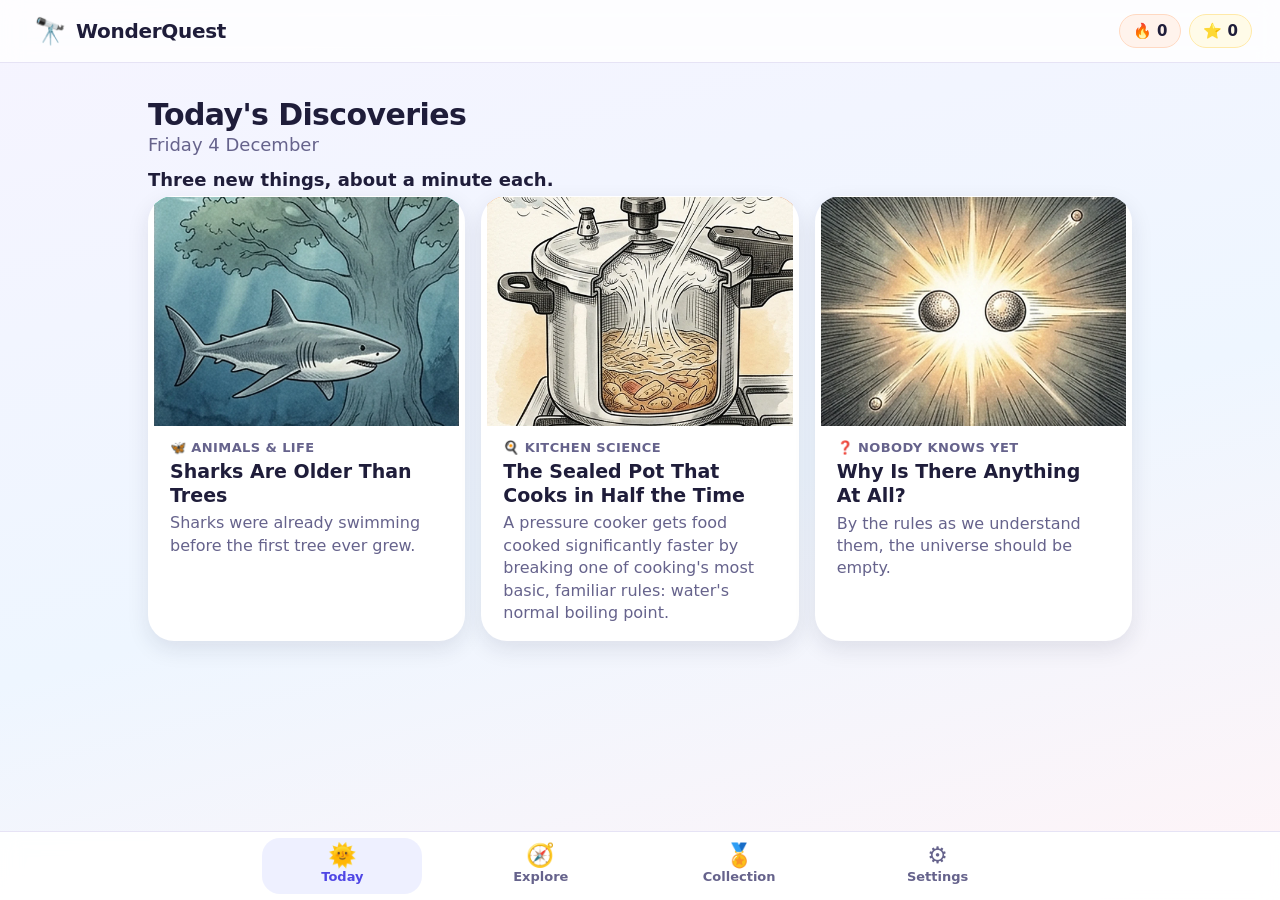
<file: index.html>
<!DOCTYPE html>
<html lang="en">
<head>
  <meta charset="UTF-8" />
  <meta name="viewport" content="width=device-width, initial-scale=1.0, maximum-scale=1.0, user-scalable=no, viewport-fit=cover" />
  <meta name="theme-color" content="#4f46e5" />
  <meta name="apple-mobile-web-app-capable" content="yes" />
  <meta name="mobile-web-app-capable" content="yes" />
  <meta name="apple-mobile-web-app-title" content="WonderQuest" />
  <link rel="manifest" href="manifest.json" />
  <link rel="apple-touch-icon" href="icons/icon.svg" />
  <link rel="icon" href="icons/icon.svg" type="image/svg+xml" />
  <title>WonderQuest 🔭 — Learn something new every day</title>
  <link rel="stylesheet" href="style.css" />
</head>
<body>

  <header class="topbar">
    <button class="brand" data-go="#/today" aria-label="Go to Today">
      <span class="brand-mark">🔭</span>
      <span class="brand-name">WonderQuest</span>
    </button>
    <div class="topbar-stats">
      <span class="chip chip-streak" id="chip-streak" title="Day streak">🔥 <b>0</b></span>
      <span class="chip chip-xp" id="chip-xp" title="Wonder points">⭐ <b>0</b></span>
    </div>
  </header>

  <main id="view" class="view" aria-live="polite"></main>

  <nav class="tabbar" role="navigation">
    <button class="tab" data-go="#/today"><span>🌞</span>Today</button>
    <button class="tab" data-go="#/explore"><span>🧭</span>Explore</button>
    <button class="tab" data-go="#/collection"><span>🏅</span>Collection</button>
    <button class="tab" data-go="#/settings"><span>⚙️</span>Settings</button>
  </nav>

  <script src="data.js"></script>
  <script src="progress.js"></script>
  <script src="ui.js"></script>
  <script src="daily.js"></script>
  <script src="article.js"></script>
  <script src="explore.js"></script>
  <script src="collection.js"></script>
  <script src="parent.js"></script>
  <script src="app.js"></script>
</body>
</html>
</file>
<file: style.css>
/* ===========================================================================
   WonderQuest — style.css
   Tablet-first, phone-friendly. No external fonts so it works fully offline.
   Big tap targets (min 56px), high contrast, calm background, loud cards.
   =========================================================================== */

:root {
  --bg-1: #f6f4ff;
  --bg-2: #eef6ff;
  --bg-3: #fff4f7;

  --ink:      #1f1d3a;
  --ink-soft: #66638c;
  --line:     #e6e3f5;
  --card:     #ffffff;

  --brand:    #4f46e5;
  --brand-2:  #7c3aed;
  --good:     #16a34a;
  --good-bg:  #dcfce7;
  --warn-bg:  #fef3c7;

  --r-sm: 12px;
  --r-md: 18px;
  --r-lg: 26px;

  --shadow:    0 8px 22px rgba(31,29,58,.10);
  --shadow-lg: 0 18px 40px rgba(31,29,58,.16);

  --font: system-ui, -apple-system, "Segoe UI", "Trebuchet MS", sans-serif;
  --tap: 56px;

  --fs-body: 18px;
  --fs-title: 30px;
}

body[data-text="large"] { --fs-body: 21px; --fs-title: 34px; }
body[data-text="huge"]  { --fs-body: 24px; --fs-title: 38px; }

* { box-sizing: border-box; -webkit-tap-highlight-color: transparent; }

/* `display: grid` on .cat-grid would otherwise beat the browser's default
   [hidden] rule, leaving the category grid on screen during a search. */
[hidden] { display: none !important; }

html, body {
  margin: 0; padding: 0; min-height: 100%;
  font-family: var(--font);
  font-size: var(--fs-body);
  color: var(--ink);
  background: linear-gradient(165deg, var(--bg-1), var(--bg-2) 55%, var(--bg-3));
  background-attachment: fixed;
  -webkit-text-size-adjust: 100%;
}

button, input { font-family: inherit; font-size: inherit; color: inherit; }
button { cursor: pointer; border: 0; background: none; }

/* ─ Top bar ───────────────────────────────────────────────────────────── */
.topbar {
  position: sticky; top: 0; z-index: 20;
  display: flex; align-items: center; justify-content: space-between;
  gap: 12px; padding: 10px clamp(14px, 3vw, 28px);
  background: rgba(255,255,255,.82);
  backdrop-filter: blur(10px);
  border-bottom: 1px solid var(--line);
  padding-top: calc(10px + env(safe-area-inset-top));
}
.brand { display: flex; align-items: center; gap: 10px; padding: 6px; }
.brand-mark { font-size: 26px; }
.brand-name { font-weight: 800; letter-spacing: -.3px; font-size: 20px; }
.topbar-stats { display: flex; gap: 8px; }
.chip {
  padding: 7px 13px; border-radius: 999px; font-size: 15px; font-weight: 700;
  background: #fff; border: 1px solid var(--line); white-space: nowrap;
}
.chip-streak { background: #fff3ec; border-color: #ffd9c2; }
.chip-xp     { background: #fffbe8; border-color: #ffe9a8; }

/* ─ Layout ────────────────────────────────────────────────────────────── */
.view {
  max-width: 1040px; margin: 0 auto;
  padding: clamp(16px, 3vw, 30px) clamp(14px, 3vw, 28px) 120px;
}
.screen-title { font-size: var(--fs-title); margin: 4px 0 2px; letter-spacing: -.6px; }
.screen-sub   { margin: 0 0 14px; color: var(--ink-soft); }
.today-note   { margin: 0 0 6px; font-weight: 600; }
.streak-line  { margin: 0 0 14px; color: #d2691e; font-weight: 700; }
.muted { color: var(--ink-soft); }
.small { font-size: 15px; }
.loading { padding: 40px 0; text-align: center; color: var(--ink-soft); }

/* ─ Cards ─────────────────────────────────────────────────────────────── */
.today-cards { display: grid; gap: 16px; grid-template-columns: 1fr; }
@media (min-width: 760px) { .today-cards { grid-template-columns: repeat(3, 1fr); } }

.list { display: grid; gap: 12px; grid-template-columns: 1fr; margin-top: 12px; }
@media (min-width: 700px) { .list { grid-template-columns: 1fr 1fr; } }

.card {
  display: flex; text-align: left; width: 100%;
  background: var(--card); border-radius: var(--r-lg);
  box-shadow: var(--shadow); overflow: hidden;
  transition: transform .12s ease, box-shadow .12s ease;
}
.card:active { transform: scale(.985); box-shadow: var(--shadow-lg); }
.card-big   { flex-direction: column; }
.card-small { flex-direction: row; align-items: stretch; }
.card.is-read { opacity: .72; }

.card-art {
  position: relative; display: grid; place-items: center;
  background: linear-gradient(140deg, var(--c1), var(--c2));
  overflow: hidden;
}
/* 4:3 rather than a wider band: illustrations are authored as squares, and a
   4:3 crop keeps 75% of the artwork where 16:9 would throw away 44% of it. */
.card-big .card-art   { aspect-ratio: 4 / 3; width: 100%; }
.card-small .card-art { width: 104px; flex: 0 0 104px; }
.card-emoji { font-size: 54px; filter: drop-shadow(0 4px 8px rgba(0,0,0,.22)); }
.card-small .card-emoji { font-size: 38px; }
/* Absolute, not width/height:100% — in a grid box sized by aspect-ratio the
   percentage height does not resolve, so the image kept its square shape and
   was clipped from the bottom instead of being cropped evenly. */
.card-img { position: absolute; inset: 0; width: 100%; height: 100%; object-fit: cover; display: block; }
.card-tick {
  position: absolute; top: 8px; right: 8px;
  width: 30px; height: 30px; border-radius: 50%;
  background: rgba(255,255,255,.94); color: var(--good);
  display: grid; place-items: center; font-weight: 900; font-size: 17px;
}

.card-body { display: flex; flex-direction: column; gap: 5px; padding: 14px 16px 16px; }
.card-cat   { font-size: 13px; font-weight: 700; color: var(--ink-soft); text-transform: uppercase; letter-spacing: .4px; }
.level-dots { display: inline-flex; gap: 3px; margin-left: 6px; vertical-align: middle; }
.level-dots i { width: 5px; height: 5px; border-radius: 50%; background: var(--line); }
.level-dots i.on { background: var(--ink-soft); }
.card-title { font-size: 19px; font-weight: 800; line-height: 1.25; }
.card-hook  { color: var(--ink-soft); line-height: 1.4; font-size: 16px; }

/* ─ Categories ────────────────────────────────────────────────────────── */
.cat-grid { display: grid; gap: 14px; grid-template-columns: 1fr; margin-top: 18px; }
@media (min-width: 700px) { .cat-grid { grid-template-columns: 1fr 1fr; } }
.cat {
  display: flex; flex-direction: column; gap: 4px; text-align: left;
  padding: 18px 20px; border-radius: var(--r-lg); color: #fff;
  background: linear-gradient(135deg, var(--c1), var(--c2));
  box-shadow: var(--shadow); min-height: var(--tap);
}
.cat:active { transform: scale(.99); }
.cat-emoji { font-size: 30px; }
.cat-name  { font-size: 21px; font-weight: 800; }
.cat-blurb { opacity: .92; font-size: 16px; }
.cat-count { margin-top: 6px; font-size: 14px; font-weight: 700; opacity: .9; }

/* ─ Search ────────────────────────────────────────────────────────────── */
.searchbar { margin: 6px 0 4px; }
.searchbar input {
  width: 100%; min-height: var(--tap); padding: 0 18px;
  border-radius: 999px; border: 2px solid var(--line); background: #fff;
  outline: none;
}
.searchbar input:focus { border-color: var(--brand); }
.result-count { color: var(--ink-soft); margin: 14px 0 0; font-size: 15px; }

/* ─ Article ───────────────────────────────────────────────────────────── */
.back {
  min-height: 44px; padding: 8px 14px; margin-bottom: 8px;
  border-radius: 999px; background: #fff; border: 1px solid var(--line);
  font-weight: 700; color: var(--ink-soft);
}
.article { max-width: 720px; margin: 0 auto; }
.hero {
  position: relative;
  border-radius: var(--r-lg); aspect-ratio: 4 / 3;
  /* capped so the article still starts within the first screen on a tablet */
  max-height: 46vh;
  background: linear-gradient(140deg, var(--c1), var(--c2));
  display: grid; place-items: center; box-shadow: var(--shadow);
  overflow: hidden;
}
.hero-emoji { font-size: clamp(64px, 14vw, 110px); filter: drop-shadow(0 6px 12px rgba(0,0,0,.25)); }
.hero-img { position: absolute; inset: 0; width: 100%; height: 100%; object-fit: cover; }

.art-cat { margin: 16px 0 0; font-size: 13px; font-weight: 700; color: var(--ink-soft); text-transform: uppercase; letter-spacing: .4px; }
.art-title { font-size: var(--fs-title); margin: 4px 0 12px; line-height: 1.15; letter-spacing: -.6px; }
.art-hook  { font-size: 1.18em; font-weight: 700; line-height: 1.45; margin: 0 0 14px; }
.art-story { line-height: 1.65; margin: 0 0 18px; }
.art-wow {
  background: var(--warn-bg); border-radius: var(--r-md);
  padding: 14px 16px; line-height: 1.5; margin: 0;
}
.wow-tag {
  display: inline-block; margin-right: 8px; padding: 2px 9px;
  border-radius: 999px; background: #b45309; color: #fff;
  font-size: 12px; font-weight: 800; letter-spacing: .6px; vertical-align: 2px;
}

/* ─ Extra sections: how we found out · still a mystery ────────────────── */
.art-extra {
  margin-top: 22px; padding: 18px 20px;
  background: #fff; border-radius: var(--r-lg);
  border-left: 6px solid var(--brand);
  box-shadow: var(--shadow);
}
.art-extra + .art-extra { border-left-color: #0ea5a4; }
.extra-head {
  display: flex; align-items: center; gap: 9px;
  margin: 0 0 10px; font-size: 17px; letter-spacing: -.2px;
}
.extra-head span { font-size: 20px; }
.art-extra .art-story { margin: 0; }
.art-extra .art-story + .art-story { margin-top: 12px; }

/* ─ Quiz ──────────────────────────────────────────────────────────────── */
.quiz { margin-top: 26px; background: #fff; border-radius: var(--r-lg); padding: 20px; box-shadow: var(--shadow); }
.quiz-step { margin: 0; font-size: 13px; font-weight: 700; color: var(--ink-soft); text-transform: uppercase; letter-spacing: .4px; }
.quiz-q { font-size: 1.1em; font-weight: 700; margin: 6px 0 16px; line-height: 1.4; }
.quiz-answers { display: grid; gap: 10px; }
.answer {
  min-height: var(--tap); padding: 12px 18px; text-align: left;
  border-radius: var(--r-md); border: 2px solid var(--line); background: #fff;
  font-weight: 600; line-height: 1.35;
}
.answer:active { transform: scale(.99); }
.answer:disabled { opacity: 1; }
.answer.is-right { border-color: var(--good); background: var(--good-bg); }
.answer.is-wrong { border-color: #f0a5a5; background: #fff1f1; }
.quiz-note { margin: 14px 0 0; font-weight: 700; }
.quiz-note.good { color: var(--good); }
.quiz-note.soft { color: var(--ink-soft); }

.done { text-align: center; }
.done-emoji { font-size: 52px; margin: 0; }
.done h3 { margin: 6px 0; font-size: 24px; }
.done-line { margin: 0; color: var(--ink-soft); }
.done-streak { margin: 8px 0 0; font-weight: 800; color: #d2691e; }
.done-actions { display: flex; gap: 10px; justify-content: center; flex-wrap: wrap; margin-top: 18px; }

/* ─ Buttons & panels ──────────────────────────────────────────────────── */
.btn {
  min-height: var(--tap); padding: 12px 22px; border-radius: 999px;
  background: #fff; border: 2px solid var(--line); font-weight: 700;
}
.btn-primary { background: var(--brand); border-color: var(--brand); color: #fff; }
.btn:active { transform: scale(.98); }
.row { display: flex; gap: 10px; flex-wrap: wrap; }
.file-btn { display: inline-flex; align-items: center; }

.panel { background: #fff; border-radius: var(--r-lg); padding: 18px 20px; box-shadow: var(--shadow); margin-bottom: 14px; }
.panel h3 { margin: 0 0 10px; font-size: 18px; }
.seg { display: flex; gap: 8px; flex-wrap: wrap; }
.seg-btn { min-height: var(--tap); padding: 10px 20px; border-radius: 999px; border: 2px solid var(--line); background: #fff; font-weight: 700; }
.seg-btn.on { background: var(--brand); border-color: var(--brand); color: #fff; }
.version { text-align: center; color: var(--ink-soft); font-size: 14px; margin-top: 20px; }

/* ─ Collection ────────────────────────────────────────────────────────── */
.levelbar { background: #fff; border-radius: var(--r-lg); padding: 16px 20px; box-shadow: var(--shadow); margin-bottom: 16px; }
.level-top { display: flex; justify-content: space-between; font-size: 17px; margin-bottom: 8px; }
.level-track { height: 14px; border-radius: 999px; background: var(--line); overflow: hidden; }
.level-track i { display: block; height: 100%; background: linear-gradient(90deg, var(--brand), var(--brand-2)); }
.level-note { margin: 8px 0 0; color: var(--ink-soft); font-size: 14px; }

.badges { display: flex; gap: 10px; flex-wrap: wrap; margin-bottom: 20px; }
.badge {
  display: flex; align-items: center; gap: 8px;
  padding: 10px 15px; border-radius: 999px; background: #fff;
  border: 1px solid var(--line); font-size: 14px; font-weight: 700;
  opacity: .42; filter: grayscale(1);
}
.badge.on { opacity: 1; filter: none; box-shadow: var(--shadow); }
.badge span { font-size: 20px; }

.shelf { margin-bottom: 22px; }
.shelf-head { display: flex; align-items: baseline; justify-content: space-between; }
.shelf-head h3 { margin: 0 0 10px; font-size: 19px; }
.shelf-count { color: var(--ink-soft); font-weight: 700; font-size: 15px; }
.slots { display: grid; grid-template-columns: repeat(auto-fill, minmax(64px, 1fr)); gap: 10px; }
.slot {
  aspect-ratio: 1; display: grid; place-items: center;
  border-radius: var(--r-md); font-size: 28px;
  background: rgba(255,255,255,.6); border: 2px dashed var(--line);
  color: var(--line); font-weight: 900;
}
.slot.filled { background: linear-gradient(140deg, var(--c1), var(--c2)); border: 0; box-shadow: var(--shadow); }

/* ─ Parent panel ──────────────────────────────────────────────────────── */
.pin-panel { max-width: 420px; }
.pin-panel input {
  width: 100%; min-height: var(--tap); margin-bottom: 12px;
  border-radius: var(--r-md); border: 2px solid var(--line);
  text-align: center; letter-spacing: 10px; font-size: 26px; background: #fff;
}
.pin-msg { margin: 10px 0 0; color: #b45309; font-weight: 700; min-height: 20px; }

.plist { list-style: none; margin: 0; padding: 0; }
.plist li { display: flex; gap: 10px; align-items: baseline; padding: 9px 0; border-bottom: 1px solid var(--line); font-size: 16px; }
.plist li:last-child { border-bottom: 0; }
.pday { color: var(--ink-soft); font-size: 13px; min-width: 92px; }
.pname { flex: 1; }
.pscore { font-weight: 800; color: var(--ink-soft); }

.ptopics { display: grid; gap: 8px; max-height: 380px; overflow-y: auto; }
.ptopic { display: flex; gap: 10px; align-items: center; justify-content: space-between; padding: 9px 0; border-bottom: 1px solid var(--line); }
.ptopic.hidden-topic .pname { opacity: .45; text-decoration: line-through; }
.pacts { display: flex; gap: 6px; }
.mini { padding: 8px 12px; border-radius: 999px; border: 1px solid var(--line); background: #fff; font-size: 14px; font-weight: 700; }
.mini.on { background: var(--brand); border-color: var(--brand); color: #fff; }

/* ─ Empty state ───────────────────────────────────────────────────────── */
.empty { text-align: center; padding: 40px 20px; color: var(--ink-soft); }
.empty-emoji { font-size: 46px; }
.empty h3 { margin: 10px 0 6px; color: var(--ink); }

/* ─ Tab bar ───────────────────────────────────────────────────────────── */
.tabbar {
  position: fixed; left: 0; right: 0; bottom: 0; z-index: 20;
  display: flex; justify-content: center; gap: clamp(4px, 3vw, 40px);
  padding: 6px clamp(8px, 3vw, 20px) calc(6px + env(safe-area-inset-bottom));
  background: rgba(255,255,255,.92);
  backdrop-filter: blur(10px);
  border-top: 1px solid var(--line);
}
.tab {
  flex: 1 1 0; max-width: 160px; min-height: var(--tap);
  display: flex; flex-direction: column; align-items: center; gap: 2px;
  padding: 6px 4px; border-radius: var(--r-md);
  font-size: 13px; font-weight: 700; color: var(--ink-soft);
}
.tab span { font-size: 23px; line-height: 1; }
.tab.on { color: var(--brand); background: #eef0ff; }

@media (prefers-reduced-motion: reduce) {
  * { transition: none !important; }
}
</file>
